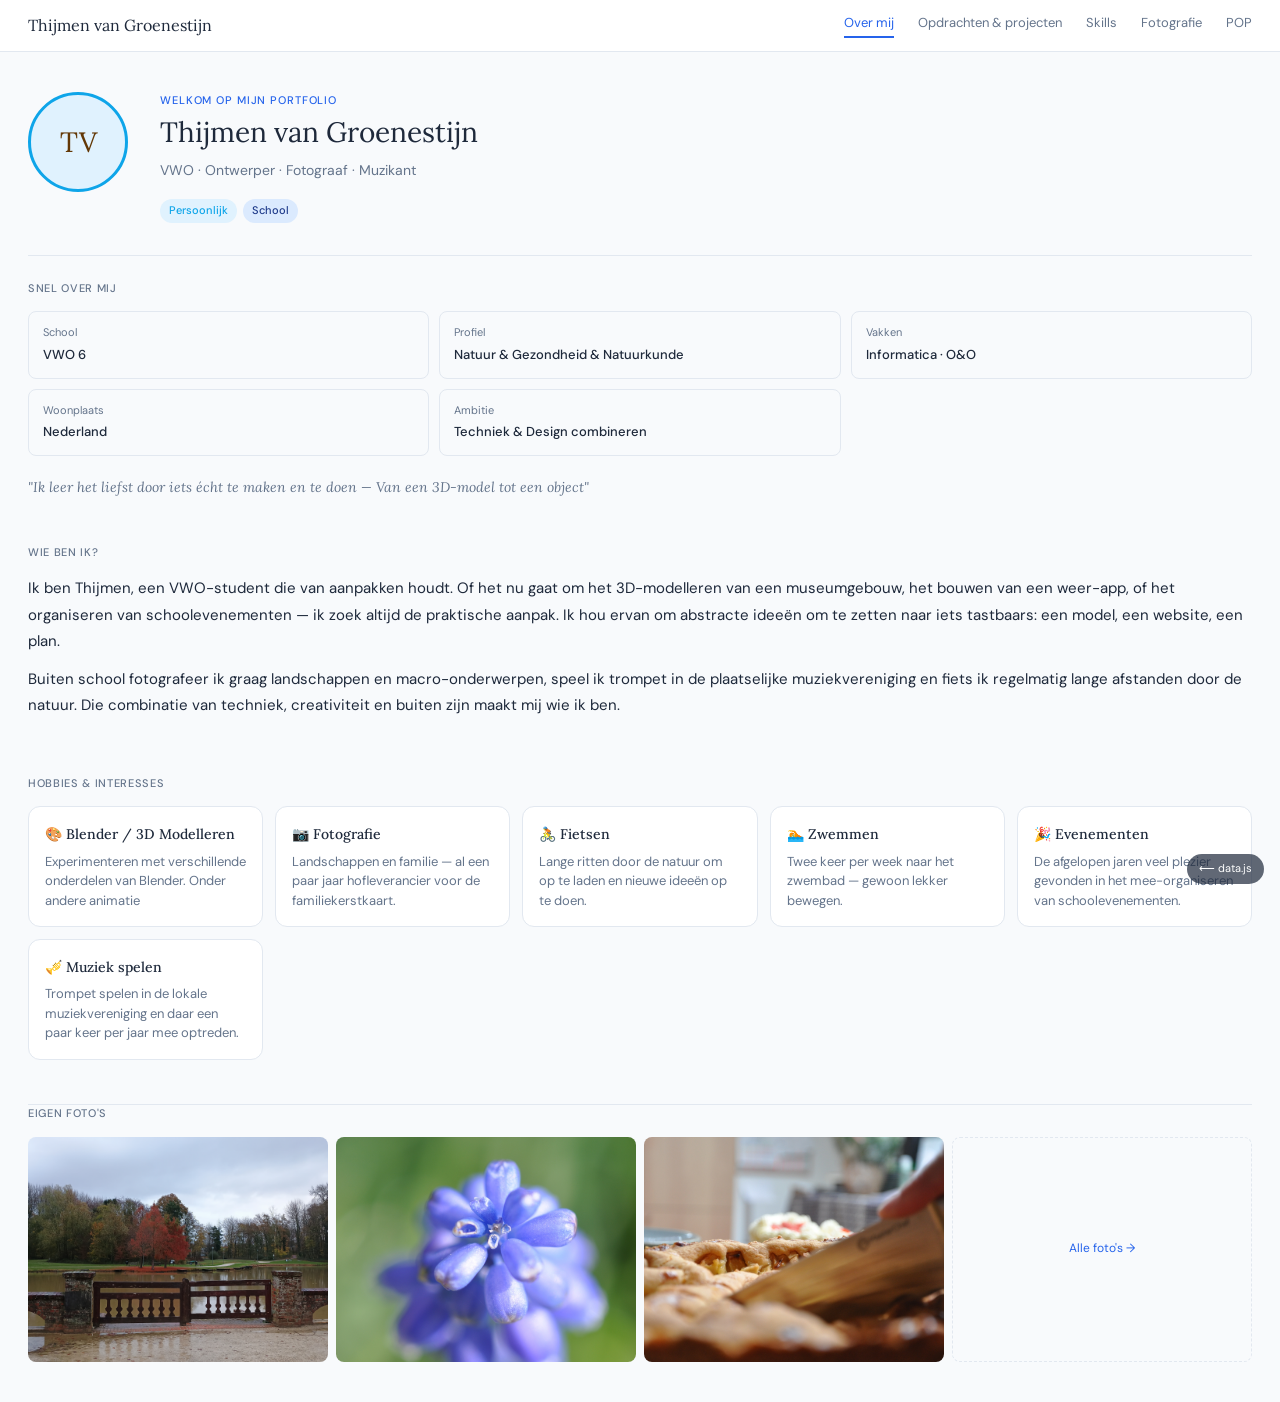
<file: index.html>
<!DOCTYPE html>
<html lang="nl">
<head>
  <meta charset="UTF-8">
  <meta name="viewport" content="width=device-width, initial-scale=1.0">
  <title>Portfolio — Over mij</title>
  <link rel="preconnect" href="https://fonts.googleapis.com">
  <link href="https://fonts.googleapis.com/css2?family=Lora:ital,wght@0,400;0,500;1,400&family=DM+Sans:opsz,wght@9..40,400;9..40,500&display=swap" rel="stylesheet">
  <link rel="stylesheet" href="style.css">
</head>
<body>

  <nav class="topbar">
    <a href="index.html" class="logo">Portfolio</a>
    <div class="nav-links">
      <a href="index.html">Over mij</a>
      <a href="opdrachten.html">Opdrachten & projecten</a>
      <a href="skills.html">Skills</a>
      <a href="fotografie.html">Fotografie</a>
      <a href="pop.html">POP</a>
    </div>
  </nav>

  <!-- Hero — gevuld vanuit data.js → about -->
  <section class="hero">
    <div id="hero-photo-wrap"></div>
    <div class="hero-text">
      <div class="hero-greeting">Welkom op mijn portfolio</div>
      <h1 class="hero-name" id="hero-name"></h1>
      <p class="hero-tagline" id="hero-tagline"></p>
      <div class="hero-tags">
        <span class="badge badge-personal">Persoonlijk</span>
        <span class="badge badge-school">School</span>
      </div>
    </div>
  </section>

  <hr class="section-divider">

  <!-- Quick facts — gevuld vanuit data.js → about.quickFacts -->
  <div class="about-strip">
    <div class="strip-label">Snel over mij</div>
    <div class="quick-facts" id="quick-facts"></div>
  </div>

  <!-- Citaat — gevuld vanuit data.js → about.quote -->
  <p class="hero-quote" id="hero-quote"></p>

  <!-- Wie ben ik? — gevuld vanuit data.js → about.aboutText -->
  <div class="about-strip">
    <div class="strip-label">Wie ben ik?</div>
    <div id="about-text" style="font-size: 15px; color: var(--text); line-height: 1.75;"></div>
  </div>

  <!-- Hobbies — gevuld vanuit data.js → about.hobbies -->
  <div class="about-strip">
    <div class="strip-label">Hobbies & interesses</div>
    <div class="hobbies-grid" id="hobbies-grid"></div>
  </div>

  <hr class="section-divider">

  <!-- Foto teaser — gevuld vanuit data.js → about.photoTeaser -->
  <div class="photo-teaser">
    <div class="strip-label">Eigen foto's</div>
    <div class="teaser-grid" id="photo-teaser"></div>
  </div>

  <script src="data.js"></script>
  <script src="script.js"></script>
</body>
</html>
</file>
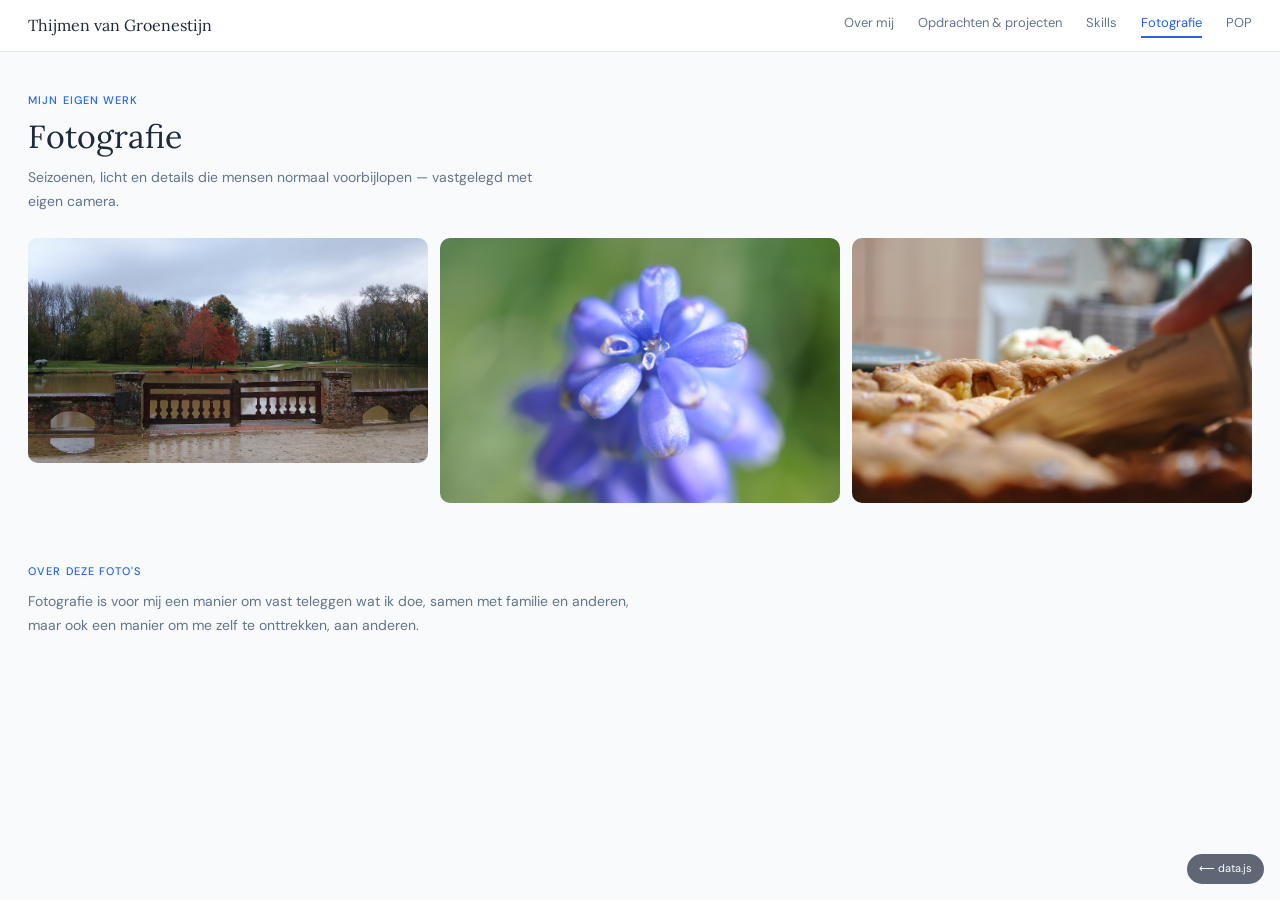
<file: fotografie.html>
<!DOCTYPE html>
<html lang="nl">
<head>
  <meta charset="UTF-8">
  <meta name="viewport" content="width=device-width, initial-scale=1.0">
  <title>Portfolio — Fotografie</title>
  <link rel="preconnect" href="https://fonts.googleapis.com">
  <link href="https://fonts.googleapis.com/css2?family=Lora:ital,wght@0,400;0,500;1,400&family=DM+Sans:opsz,wght@9..40,400;9..40,500&display=swap" rel="stylesheet">
  <link rel="stylesheet" href="style.css">
</head>
<body>

  <nav class="topbar">
    <a href="index.html" class="logo">Portfolio</a>
    <div class="nav-links">
      <a href="index.html">Over mij</a>
      <a href="opdrachten.html">Opdrachten & projecten</a>
      <a href="skills.html">Skills</a>
      <a href="fotografie.html">Fotografie</a>
      <a href="pop.html">POP</a>
    </div>
  </nav>

  <header class="page-hero">
    <p class="page-eyebrow">Mijn eigen werk</p>
    <h1 class="page-title">Fotografie</h1>
    <p class="page-desc">Seizoenen, licht en details die mensen normaal voorbijlopen — vastgelegd met eigen camera.</p>
  </header>

  <!-- Masonry galerij — gevuld vanuit data.js → gallery -->
  <div class="gallery-grid" id="gallery-grid"></div>

  <div style="padding: 0 28px 60px; max-width: 680px;" id="gallery-text-container" hidden>
    <p class="page-eyebrow" style="margin-bottom: 8px;">Over deze foto's</p>
    <p style="font-size: 14px; color: var(--muted); line-height: 1.75;" id="gallery-text"></p>
  </div>

  <script src="data.js"></script>
  <script src="script.js"></script>
  <script>
    renderFotos();
    document.getElementById('render-footer').textContent = siteConfig.footerTekst;
  </script>
</body>
</html>
</file>
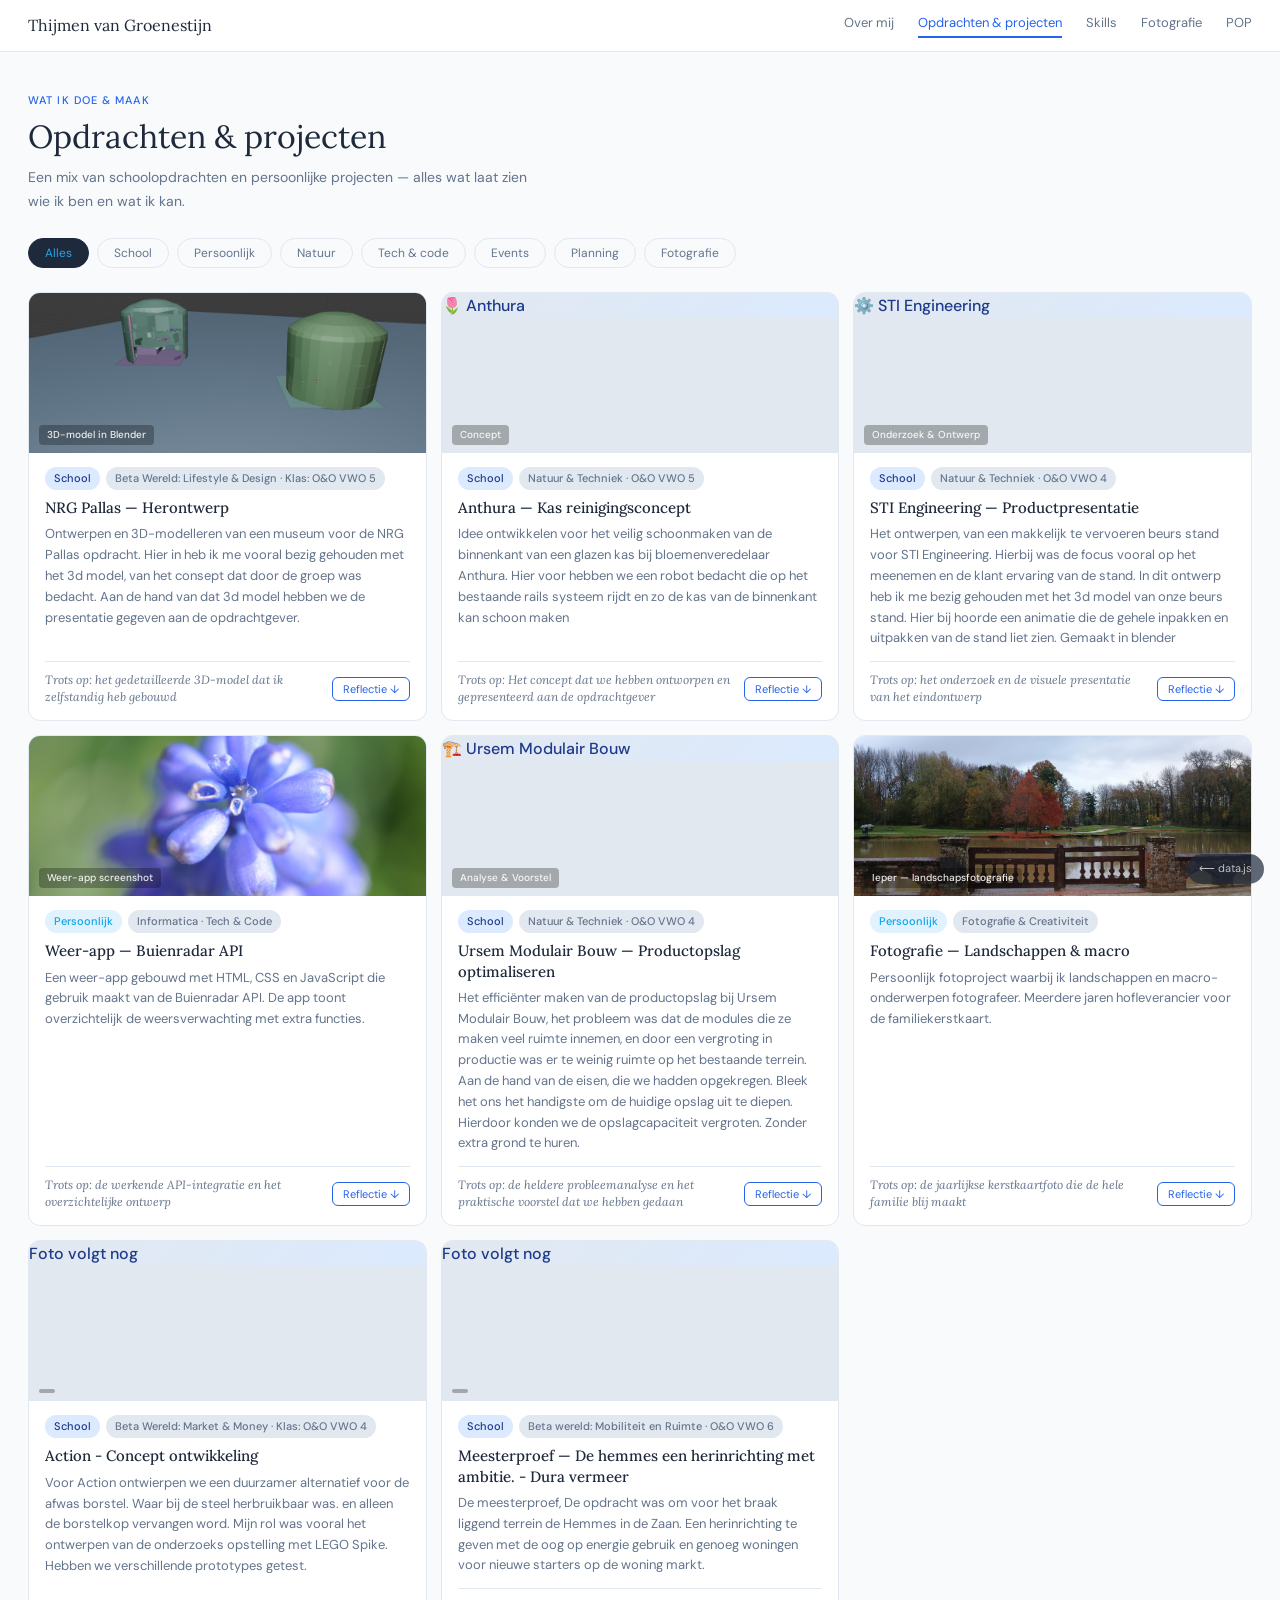
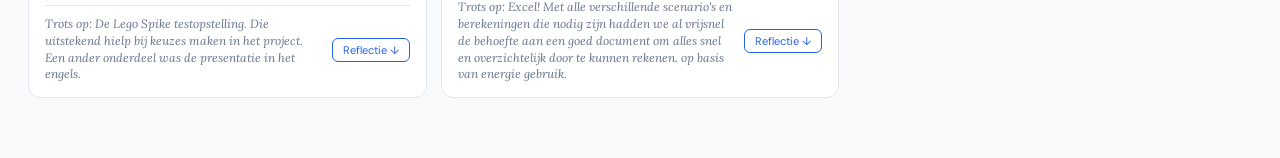
<file: opdrachten.html>
<!DOCTYPE html>
<html lang="nl">
<head>
  <meta charset="UTF-8">
  <meta name="viewport" content="width=device-width, initial-scale=1.0">
  <title>Portfolio — Opdrachten & Projecten</title>
  <link rel="preconnect" href="https://fonts.googleapis.com">
  <link href="https://fonts.googleapis.com/css2?family=Lora:ital,wght@0,400;0,500;1,400&family=DM+Sans:opsz,wght@9..40,400;9..40,500&display=swap" rel="stylesheet">
  <link rel="stylesheet" href="style.css">
</head>
<body>

  <nav class="topbar">
    <a href="index.html" class="logo">Portfolio</a>
    <div class="nav-links">
      <a href="index.html">Over mij</a>
      <a href="opdrachten.html">Opdrachten & projecten</a>
      <a href="skills.html">Skills</a>
      <a href="fotografie.html">Fotografie</a>
      <a href="pop.html">POP</a>
    </div>
  </nav>

  <header class="page-hero">
    <p class="page-eyebrow">Wat ik doe & maak</p>
    <h1 class="page-title">Opdrachten & projecten</h1>
    <p class="page-desc">Een mix van schoolopdrachten en persoonlijke projecten — alles wat laat zien wie ik ben en wat ik kan.</p>
  </header>

  <!-- Filter knoppen — tags komen overeen met project.tags in data.js -->
  <div class="filter-row" role="toolbar" aria-label="Filter projecten">
    <button class="filter-btn active" onclick="filter('all', this)">Alles</button>
    <button class="filter-btn" onclick="filter('school', this)">School</button>
    <button class="filter-btn" onclick="filter('personal', this)">Persoonlijk</button>
    <button class="filter-btn" onclick="filter('nature', this)">Natuur</button>
    <button class="filter-btn" onclick="filter('tech', this)">Tech & code</button>
    <button class="filter-btn" onclick="filter('event', this)">Events</button>
    <button class="filter-btn" onclick="filter('plan', this)">Planning</button>
    <button class="filter-btn" onclick="filter('photo', this)">Fotografie</button>
  </div>

  <!-- Kaartgrid — gevuld vanuit data.js → projects -->
  <main class="grid" id="grid"></main>

  <script src="data.js"></script>
  <script src="script.js"></script>
  <script>
    renderOpdrachten();
    document.getElementById('render-footer').textContent = siteConfig.footerTekst;
  </script>
</body>
</html>
</file>
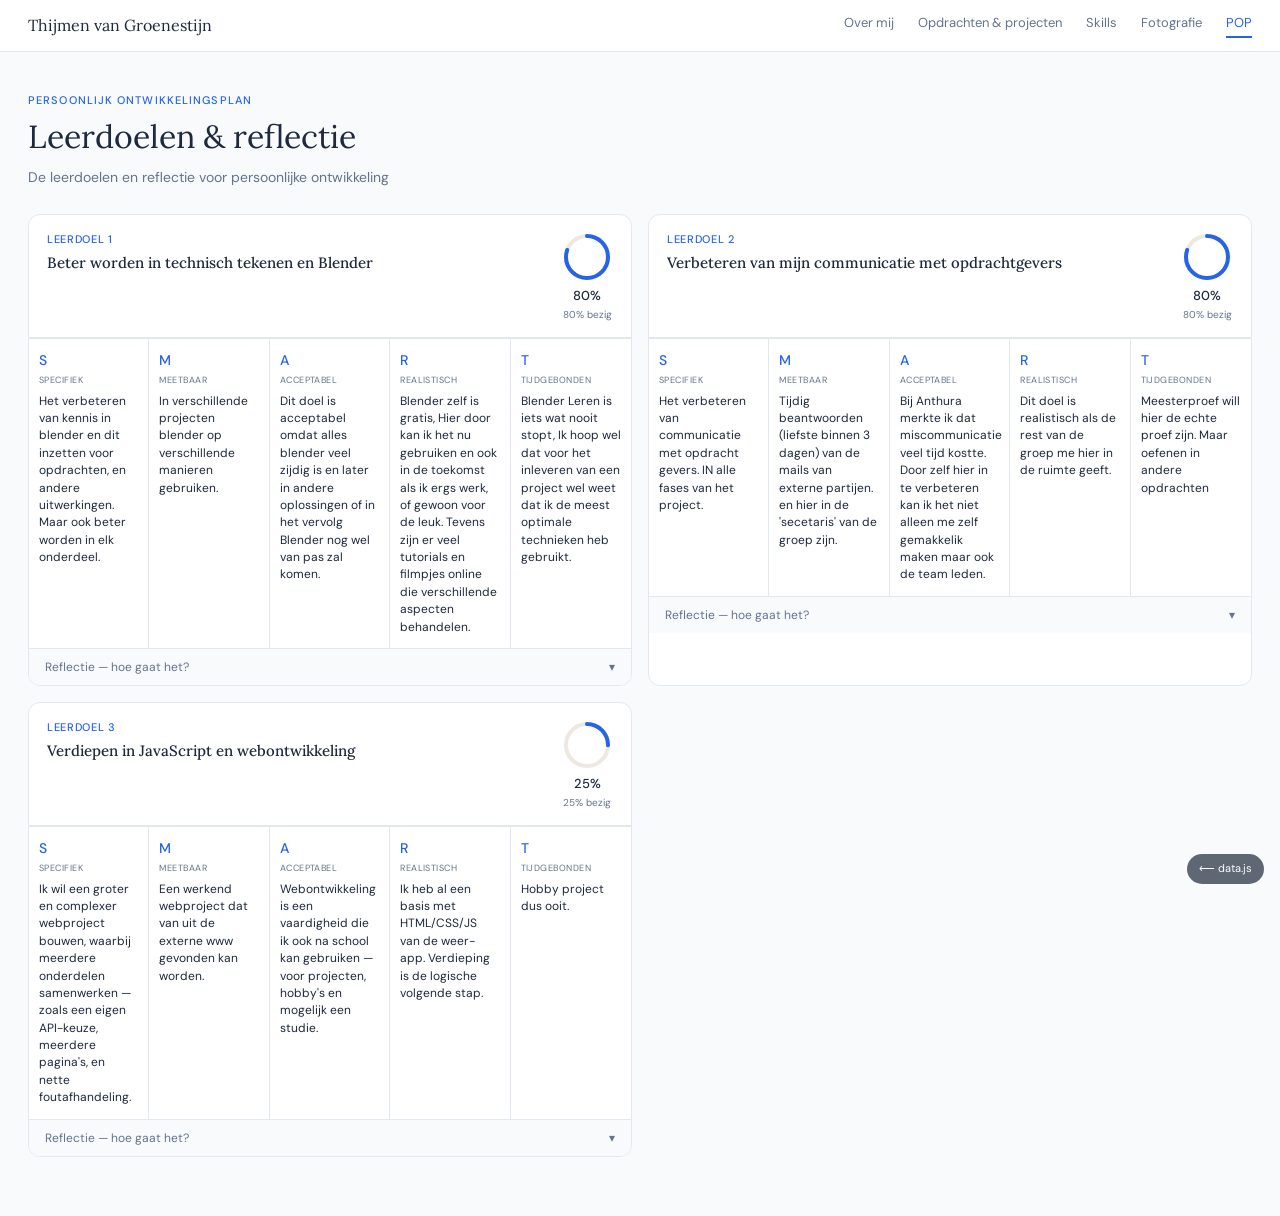
<file: pop.html>
<!DOCTYPE html>
<html lang="nl">
<head>
  <meta charset="UTF-8">
  <meta name="viewport" content="width=device-width, initial-scale=1.0">
  <title>Portfolio — POP</title>
  <link rel="preconnect" href="https://fonts.googleapis.com">
  <link href="https://fonts.googleapis.com/css2?family=Lora:ital,wght@0,400;0,500;1,400&family=DM+Sans:opsz,wght@9..40,400;9..40,500&display=swap" rel="stylesheet">
  <link rel="stylesheet" href="style.css">
</head>
<body>

  <nav class="topbar">
    <a href="index.html" class="logo">Portfolio</a>
    <div class="nav-links">
      <a href="index.html">Over mij</a>
      <a href="opdrachten.html">Opdrachten & projecten</a>
      <a href="skills.html">Skills</a>
      <a href="fotografie.html">Fotografie</a>
      <a href="pop.html">POP</a>
    </div>
  </nav>

  <header class="page-hero">
    <p class="page-eyebrow">Persoonlijk ontwikkelingsplan</p>
    <h1 class="page-title">Leerdoelen & reflectie</h1>
    <p class="page-desc">De leerdoelen en reflectie voor persoonlijke ontwikkeling</p>
  </header>

  <!-- POP kaarten — gevuld vanuit data.js → leerdoelen -->
  <div class="pop-grid" id="pop-grid"></div>

  <script src="data.js"></script>
  <script src="script.js"></script>
  <script>
    renderPOP();
    document.getElementById('render-footer').textContent = siteConfig.footerTekst;
  </script>
</body>
</html>
</file>
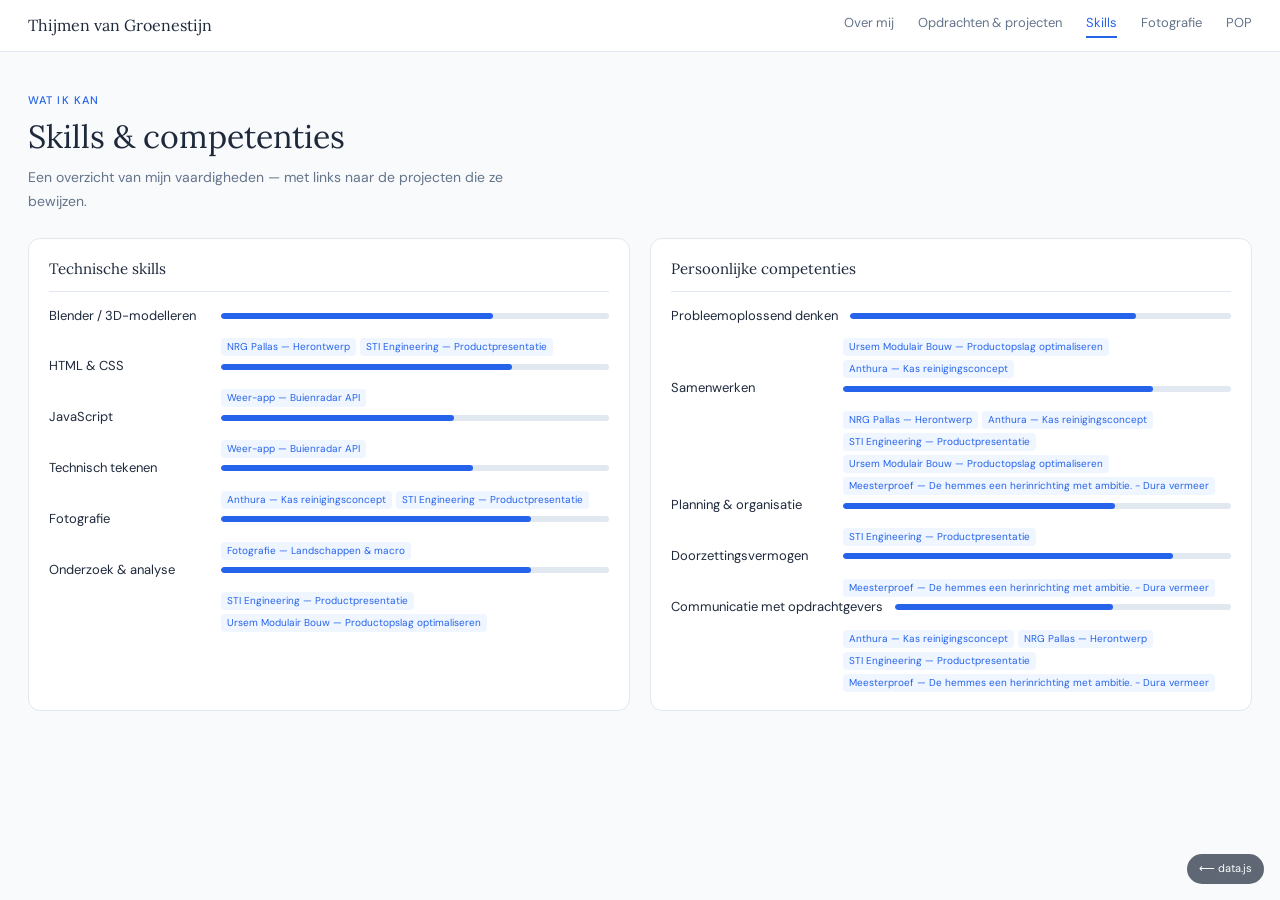
<file: skills.html>
<!DOCTYPE html>
<html lang="nl">
<head>
  <meta charset="UTF-8">
  <meta name="viewport" content="width=device-width, initial-scale=1.0">
  <title>Portfolio — Skills</title>
  <link rel="preconnect" href="https://fonts.googleapis.com">
  <link href="https://fonts.googleapis.com/css2?family=Lora:ital,wght@0,400;0,500;1,400&family=DM+Sans:opsz,wght@9..40,400;9..40,500&display=swap" rel="stylesheet">
  <link rel="stylesheet" href="style.css">
</head>
<body>

  <nav class="topbar">
    <a href="index.html" class="logo">Portfolio</a>
    <div class="nav-links">
      <a href="index.html">Over mij</a>
      <a href="opdrachten.html">Opdrachten & projecten</a>
      <a href="skills.html">Skills</a>
      <a href="fotografie.html">Fotografie</a>
      <a href="pop.html">POP</a>
    </div>
  </nav>

  <header class="page-hero">
    <p class="page-eyebrow">Wat ik kan</p>
    <h1 class="page-title">Skills & competenties</h1>
    <p class="page-desc">Een overzicht van mijn vaardigheden — met links naar de projecten die ze bewijzen.</p>
  </header>

  <!-- Competentieraster — gevuld vanuit data.js → skills -->
  <div class="skills-grid" id="skills-grid"></div>

  <script src="data.js"></script>
  <script src="script.js"></script>
  <script>
    renderSkillsTechnisch();
    renderSkillsPersoonlijk();
    document.getElementById('render-footer').textContent = siteConfig.footerTekst;
  </script>
</body>
</html>
</file>
<file: style.css>
/* ============================================================
   style.css — Gedeelde opmaak voor alle portfolio pagina's
   Bewerk dit bestand alleen als je de opmaak wilt aanpassen.
   Voor inhoud: zie data.js
   ============================================================ */

@import url('https://fonts.googleapis.com/css2?family=Lora:ital,wght@0,400;0,500;1,400&family=DM+Sans:opsz,wght@9..40,400;9..40,500&display=swap');

/* ── Kleurenpalet ── */
:root {
  --bg:           #F8FAFC;
  --card:         #FFFFFF;
  --border:       #E2E8F0;
  --text:         #1E293B;
  --muted:        #64748B;
  --coral:        #2563EB;   /* Royal Blue */
  --coral-light:  #EFF6FF;   /* Soft Blue */
  --amber:        #0ea5e9;   /* Sky Blue Accent */
  --amber-light:  #e0f2fe;   /* Pale Sky Background */
  --teal:         #1e3a8a;   /* Navy Blue */
  --teal-light:   #dbeafe;   /* Light Navy Background */
  --purple-light: #f1f5f9;
}

@media (prefers-color-scheme: dark) {
  :root {
    --bg:           #0f172a;   /* Slate 900 Background */
    --card:         #1e293b;   /* Slate 800 Cards */
    --border:       #334155;   /* Slate 700 Borders */
    --text:         #f8fafc;   /* Slate 50 Text */
    --muted:        #94a3b8;   /* Slate 400 Muted Text */
    --coral:        #3b82f6;   /* Blue 500 Actions */
    --coral-light:  #1e3a8a;   /* Blue 900 Soft BG */
    --amber:        #38bdf8;   /* Sky 400 Accent */
    --amber-light:  #0c4a6e;   /* Sky 900 Accent BG */
    --teal:         #93c5fd;   /* Blue 300 Detail Text */
    --teal-light:   #172554;   /* Blue 950 Detail BG */
    --purple-light: #1e293b;
  }
}

/* ── Reset ── */
*, *::before, *::after { box-sizing: border-box; margin: 0; padding: 0; }
img { max-width: 100%; display: block; }
html { scroll-behavior: smooth; }

body {
  font-family: 'DM Sans', sans-serif;
  background: var(--bg);
  color: var(--text);
  line-height: 1.6;
  transition: background-color 0.3s ease, color 0.3s ease;
}

/* ════════════════════════════════════════
   NAVIGATIE
   ════════════════════════════════════════ */
.topbar {
  background: var(--card);
  border-bottom: 1px solid var(--border);
  padding: 0 28px;
  display: flex;
  align-items: center;
  justify-content: space-between;
  height: 52px;
  position: sticky;
  top: 0;
  z-index: 100;
  transition: background-color 0.3s ease, border-color 0.3s ease;
}
.logo {
  font-family: 'Lora', serif;
  font-size: 16px;
  color: var(--text);
  text-decoration: none;
}
.nav-links { display: flex; gap: 24px; }
.nav-links a {
  font-size: 13px;
  color: var(--muted);
  text-decoration: none;
  transition: color 0.3s ease, border-color 0.3s ease;
  padding-bottom: 3px;
}
.nav-links a:hover { color: var(--text); }
.nav-links a.active {
  color: var(--coral);
  border-bottom: 2px solid var(--coral);
}

/* ════════════════════════════════════════
   PAGINAKOP (gedeeld)
   ════════════════════════════════════════ */
.page-hero { padding: 40px 28px 24px; }
.page-eyebrow {
  font-size: 11px;
  font-weight: 500;
  color: var(--coral);
  letter-spacing: .1em;
  text-transform: uppercase;
  margin-bottom: 8px;
}
.page-title {
  font-family: 'Lora', serif;
  font-size: 32px;
  font-weight: 400;
  color: var(--text);
  margin-bottom: 10px;
  line-height: 1.2;
}
.page-desc {
  font-size: 14px;
  color: var(--muted);
  max-width: 520px;
  line-height: 1.7;
}

/* ════════════════════════════════════════
   BADGES
   ════════════════════════════════════════ */
.badge {
  font-size: 11px;
  font-weight: 500;
  padding: 3px 9px;
  border-radius: 99px;
  display: inline-block;
  transition: background-color 0.3s ease, color 0.3s ease;
}
.badge-school   { background: var(--teal-light);  color: var(--teal); }
.badge-personal { background: var(--amber-light); color: var(--amber); }
.badge-world    { background: var(--border);      color: var(--muted); }
.badge-row      { display: flex; gap: 6px; margin-bottom: 8px; flex-wrap: wrap; }

/* ════════════════════════════════════════
   FILTERRIJ
   ════════════════════════════════════════ */
.filter-row {
  padding: 0 28px 24px;
  display: flex;
  gap: 8px;
  flex-wrap: wrap;
}
.filter-btn {
  font-family: 'DM Sans', sans-serif;
  font-size: 12px;
  padding: 6px 16px;
  border-radius: 99px;
  border: 1px solid var(--border);
  background: var(--bg);
  color: var(--muted);
  cursor: pointer;
  transition: all .3s ease;
}
.filter-btn:hover  { border-color: var(--coral); color: var(--text); }
.filter-btn.active { background: var(--text); color: #27a3e6; border-color: var(--text); }

/* ════════════════════════════════════════
   KAARTGRID
   ════════════════════════════════════════ */
.grid {
  display: grid;
  grid-template-columns: repeat(3, minmax(0, 1fr));
  gap: 14px;
  padding: 0 28px 60px;
}

/* ════════════════════════════════════════
   PROJECTKAART
   ════════════════════════════════════════ */
.card {
  background: var(--card);
  border-radius: 12px;
  border: 1px solid var(--border);
  overflow: hidden;
  transition: transform .15s ease, background-color 0.3s ease, border-color 0.3s ease;
  display: flex;
  flex-direction: column;
}
.card:hover { transform: translateY(-2px); }

/* Foto */
.card-img {
  width: 100%;
  height: 160px;
  overflow: hidden;
  position: relative;
  background: var(--border);
}
.card-img img {
  width: 100%;
  height: 100%;
  object-fit: cover;
  object-position: center;
  transition: transform .3s ease;
}
.card:hover .card-img img { transform: scale(1.05); }

@keyframes pulsePlaceholder {
  0% { background-position: 0% 50%; }
  50% { background-position: 100% 50%; }
  100% { background-position: 0% 50%; }
}

.photo-label {
  position: absolute;
  bottom: 8px;
  left: 10px;
  font-size: 10px;
  font-weight: 500;
  color: rgba(255,255,255,.9);
  background: rgba(0,0,0,.28);
  padding: 2px 8px;
  border-radius: 4px;
}

.card-body {
  padding: 14px 16px;
  flex: 1;
  display: flex;
  flex-direction: column;
}
.card-title {
  font-family: 'Lora', serif;
  font-size: 15px;
  font-weight: 500;
  color: var(--text);
  margin-bottom: 6px;
  line-height: 1.35;
}
.card-desc {
  font-size: 13px;
  color: var(--muted);
  line-height: 1.6;
  margin-bottom: 12px;
  flex: 1;
}
.card-footer {
  display: flex;
  align-items: center;
  justify-content: space-between;
  border-top: 1px solid var(--border);
  padding-top: 10px;
  gap: 8px;
  margin-top: auto;
}
.pride-text {
  font-family: 'Lora', serif;
  font-style: italic;
  font-size: 12px;
  color: var(--muted);
  flex: 1;
  line-height: 1.4;
}
.refl-btn {
  font-family: 'DM Sans', sans-serif;
  font-size: 11px;
  color: var(--coral);
  border: 1px solid var(--coral);
  border-radius: 6px;
  padding: 4px 10px;
  cursor: pointer;
  background: none;
  white-space: nowrap;
  transition: background .15s;
  flex-shrink: 0;
}
.refl-btn:hover { background: var(--coral-light); }

.refl-panel {
  background: var(--coral-light);
  border-top: 1px solid var(--border);
  padding: 14px 16px;
  transition: background-color 0.3s ease, border-color 0.3s ease;
}
.refl-panel[hidden] { display: none; }
.refl-panel p {
  font-family: 'Lora', serif;
  font-style: italic;
  font-size: 13px;
  color: var(--teal);
  line-height: 1.75;
  margin-bottom: 10px;
  transition: color 0.3s ease;
}
.refl-tags { display: flex; gap: 6px; flex-wrap: wrap; }
.refl-tag {
  font-size: 11px;
  padding: 3px 8px;
  border-radius: 99px;
  background: var(--amber-light);
  color: #633806;
}

/* ════════════════════════════════════════
   OVER MIJ — index.html
   ════════════════════════════════════════ */
.hero {
  padding: 40px 28px 32px;
  display: flex;
  align-items: flex-start;
  gap: 32px;
}
.hero-photo {
  width: 100px;
  height: 100px;
  border-radius: 50%;
  object-fit: cover;
  border: 3px solid var(--amber-light);
  flex-shrink: 0;
}
.hero-initials {
  width: 100px;
  height: 100px;
  border-radius: 50%;
  background: var(--amber-light);
  border: 3px solid var(--amber);
  display: flex;
  align-items: center;
  justify-content: center;
  font-family: 'Lora', serif;
  font-size: 28px;
  color: #633806;
  flex-shrink: 0;
}
.hero-text { flex: 1; }
.hero-greeting {
  font-size: 11px;
  font-weight: 500;
  color: var(--coral);
  letter-spacing: .08em;
  text-transform: uppercase;
  margin-bottom: 6px;
}
.hero-name {
  font-family: 'Lora', serif;
  font-size: 28px;
  font-weight: 400;
  color: var(--text);
  line-height: 1.2;
  margin-bottom: 10px;
}
.hero-tagline {
  font-size: 14px;
  color: var(--muted);
  line-height: 1.7;
  max-width: 420px;
  margin-bottom: 16px;
}
.hero-tags { display: flex; flex-wrap: wrap; gap: 6px; }

.section-divider {
  border: none;
  border-top: 1px solid var(--border);
  margin: 0 28px;
}

.about-strip { padding: 24px 28px 20px; }
.strip-label {
  font-size: 11px;
  font-weight: 500;
  color: var(--muted);
  letter-spacing: .06em;
  text-transform: uppercase;
  margin-bottom: 14px;
}
.quick-facts {
  display: grid;
  grid-template-columns: repeat(3, minmax(0, 1fr));
  gap: 10px;
}
.fact-card {
  background: var(--bg);
  border-radius: 8px;
  padding: 12px 14px;
  border: 1px solid var(--border);
}
.fact-label { font-size: 11px; color: var(--muted); margin-bottom: 3px; }
.fact-value { font-size: 13px; font-weight: 500; color: var(--text); }

.hero-quote {
  font-family: 'Lora', serif;
  font-style: italic;
  font-size: 14px;
  color: var(--muted);
  padding: 0 28px 20px;
  line-height: 1.7;
}

.photo-teaser { padding: 0 28px 40px; }
.teaser-grid {
  display: grid;
  grid-template-columns: repeat(4, minmax(0, 1fr));
  gap: 8px;
  margin-top: 10px;
}
.teaser-cell {
  aspect-ratio: 4/3;
  border-radius: 8px;
  overflow: hidden;
  background: var(--border);
}
.teaser-cell img { width: 100%; height: 100%; object-fit: cover; }
.teaser-more {
  aspect-ratio: 4/3;
  border-radius: 8px;
  border: 1.5px dashed var(--border);
  display: flex;
  align-items: center;
  justify-content: center;
  font-size: 12px;
  color: var(--coral);
  text-decoration: none;
  transition: border-color .15s;
}
.teaser-more:hover { border-color: var(--coral); }

/* ════════════════════════════════════════
   HOBBIES — index.html
   ════════════════════════════════════════ */
.hobbies-grid {
  display: grid;
  grid-template-columns: repeat(auto-fit, minmax(200px, 1fr));
  gap: 12px;
  padding: 0 0 24px 0;
}
.hobby-card {
  background: var(--card);
  border: 1px solid var(--border);
  border-radius: 12px;
  padding: 16px;
  transition: transform .15s ease;
}
.hobby-card:hover { transform: translateY(-2px); }
.hobby-title {
  font-family: 'Lora', serif;
  font-size: 14px;
  font-weight: 500;
  color: var(--text);
  margin-bottom: 6px;
}
.hobby-desc { font-size: 13px; color: var(--muted); line-height: 1.5; }

/* ── Skills pagina ── */
@keyframes fillBar {
  from { width: 0; }
}

.skills-grid {
  display: grid;
  grid-template-columns: repeat(2, minmax(0, 1fr));
  gap: 20px;
  padding: 0 28px 60px;
}
.skill-category {
  background: var(--card);
  border-radius: 12px;
  border: 1px solid var(--border);
  padding: 18px 20px;
  transition: background-color 0.3s ease, border-color 0.3s ease;
}
.skill-cat-title {
  font-family: 'Lora', serif;
  font-size: 15px;
  color: var(--text);
  margin-bottom: 14px;
  padding-bottom: 10px;
  border-bottom: 1px solid var(--border);
  transition: color 0.3s ease, border-color 0.3s ease;
}
.skill-item {
  display: flex;
  align-items: center;
  gap: 12px;
  margin-bottom: 12px;
}
.skill-name { font-size: 13px; color: var(--text); min-width: 160px; transition: color 0.3s ease; }
.skill-bar-wrap {
  flex: 1;
  height: 6px;
  background: var(--border);
  border-radius: 99px;
  overflow: hidden;
  transition: background-color 0.3s ease;
}
.skill-bar {
  height: 100%;
  background: var(--coral);
  border-radius: 99px;
  transition: width .6s ease;
}
.skill-evidence {
  display: flex;
  gap: 4px;
  margin-top: 4px;
  flex-wrap: wrap;
  padding-left: 172px;
}
.evidence-link {
  font-size: 10px;
  color: var(--coral);
  text-decoration: none;
  background: var(--coral-light);
  padding: 1px 6px;
  border-radius: 4px;
}
.evidence-link:hover { opacity: .8; }

/* ════════════════════════════════════════
   FOTOGRAFIE — fotografie.html
   ════════════════════════════════════════ */
.gallery-grid {
  columns: 3;
  column-gap: 12px;
  padding: 0 28px 60px;
}
.gallery-item {
  break-inside: avoid;
  margin-bottom: 12px;
  border-radius: 10px;
  overflow: hidden;
  background: var(--border);
}
.gallery-item img {
  width: 100%;
  display: block;
  transition: transform .3s ease;
}
.gallery-item:hover img { transform: scale(1.02); }

/* ════════════════════════════════════════
   POP — pop.html
   ════════════════════════════════════════ */
.pop-grid {
  display: grid;
  grid-template-columns: repeat(2, minmax(0, 1fr));
  gap: 16px;
  padding: 0 28px 60px;
}
.pop-card {
  background: var(--card);
  border-radius: 12px;
  border: 1px solid var(--border);
  overflow: hidden;
  transition: background-color 0.3s ease, border-color 0.3s ease;
}
.pop-header {
  padding: 16px 18px 14px;
  border-bottom: 1px solid var(--border);
  display: flex;
  align-items: flex-start;
  justify-content: space-between;
  gap: 12px;
  transition: border-color 0.3s ease;
}
.pop-num {
  font-size: 11px;
  font-weight: 500;
  color: var(--coral);
  letter-spacing: .06em;
  text-transform: uppercase;
  margin-bottom: 4px;
  transition: color 0.3s ease;
}
.pop-title {
  font-family: 'Lora', serif;
  font-size: 15px;
  font-weight: 500;
  color: var(--text);
  line-height: 1.35;
  transition: color 0.3s ease;
}
.ring-wrap { text-align: center; flex-shrink: 0; }
.ring-wrap svg { display: block; }
.ring-label {
  font-size: 13px;
  font-weight: 500;
  color: var(--text);
  display: block;
  margin-top: 3px;
}
.ring-status { font-size: 10px; color: var(--muted); }

.smart-grid {
  display: grid;
  grid-template-columns: repeat(5, minmax(0, 1fr));
  border-top: 1px solid var(--border);
}
.smart-cell {
  padding: 10px 10px 12px;
  border-right: 1px solid var(--border);
}
.smart-cell:last-child { border-right: none; }
.smart-letter {
  font-size: 14px;
  font-weight: 500;
  color: var(--coral);
  margin-bottom: 2px;
}
.smart-name {
  font-size: 9px;
  color: var(--muted);
  text-transform: uppercase;
  letter-spacing: .05em;
  margin-bottom: 5px;
}
.smart-text {
  font-size: 12px;
  color: var(--text);
  line-height: 1.45;
}

.reflect-bar {
  width: 100%;
  padding: 10px 16px;
  background: var(--bg);
  border: none;
  border-top: 1px solid var(--border);
  display: flex;
  align-items: center;
  justify-content: space-between;
  cursor: pointer;
  font-family: 'DM Sans', sans-serif;
  font-size: 12px;
  color: var(--muted);
  transition: background .2s ease, transform .1s ease;
}
.reflect-bar:hover { background: var(--coral-light); color: var(--coral); }
.reflect-bar:active { transform: scale(0.98); }
.refl-arrow { font-size: 12px; transition: transform .3s cubic-bezier(0.34, 1.56, 0.64, 1); }
.refl-arrow.open { transform: rotate(180deg); }

/* ════════════════════════════════════════
   DATA SOURCE TOGGLE (data.js indicator)
   ════════════════════════════════════════ */
.data-hint {
  position: fixed;
  bottom: 16px;
  right: 16px;
  background: var(--text);
  color: #fff;
  font-size: 11px;
  font-family: 'DM Sans', sans-serif;
  padding: 6px 12px;
  border-radius: 99px;
  cursor: pointer;
  z-index: 999;
  opacity: .7;
  user-select: none;
  transition: transform 0.2s cubic-bezier(0.34, 1.56, 0.64, 1), opacity 0.15s;
}

@keyframes wiggle {
  0%, 100% { transform: rotate(0deg); }
  25% { transform: rotate(-5deg) scale(1.05); }
  50% { transform: rotate(5deg) scale(1.05); }
  75% { transform: rotate(-3deg) scale(1.05); }
}

.data-hint:hover {
  opacity: 1;
  animation: wiggle 0.5s ease-in-out;
  transform: scale(1.05);
  box-shadow: 0 4px 12px rgba(37, 99, 235, 0.2);
}

@keyframes popIn {
  0% { transform: scale(0.8); opacity: 0; }
  60% { transform: scale(1.05); opacity: 1; }
  100% { transform: scale(1); opacity: 1; }
}

.pop-card {
  animation: popIn 0.5s cubic-bezier(0.175, 0.885, 0.32, 1.275) both;
}
.pop-grid > .pop-card:nth-child(1) { animation-delay: 0.1s; }
.pop-grid > .pop-card:nth-child(2) { animation-delay: 0.2s; }
.pop-grid > .pop-card:nth-child(3) { animation-delay: 0.3s; }

/* Filter Buttons Button Press */
.filter-btn {
  transition: all 0.2s cubic-bezier(0.34, 1.56, 0.64, 1);
}
.filter-btn:active {
  transform: scale(0.92);
}

.data-overlay {
  display: none;
  position: fixed;
  inset: 0;
  background: rgba(44,40,32,.6);
  z-index: 1000;
  align-items: center;
  justify-content: center;
}
.data-overlay.open { display: flex; }
.data-modal {
  background: var(--card);
  border-radius: 16px;
  padding: 24px 28px;
  max-width: 540px;
  width: calc(100% - 40px);
  max-height: 80vh;
  overflow-y: auto;
}
.data-modal h2 {
  font-family: 'Lora', serif;
  font-size: 18px;
  color: var(--text);
  margin-bottom: 6px;
}
.data-modal .sub {
  font-size: 12px;
  color: var(--muted);
  margin-bottom: 16px;
}
.data-section {
  margin-bottom: 16px;
  padding: 12px 14px;
  background: var(--bg);
  border-radius: 8px;
  border-left: 3px solid var(--coral);
}
.data-section h3 {
  font-size: 12px;
  font-weight: 500;
  color: var(--coral);
  letter-spacing: .05em;
  text-transform: uppercase;
  margin-bottom: 6px;
}
.data-section p {
  font-size: 12px;
  color: var(--muted);
  line-height: 1.6;
}
.data-section code {
  font-family: 'Courier New', monospace;
  font-size: 11px;
  background: var(--border);
  padding: 1px 5px;
  border-radius: 3px;
  color: var(--coral);
}
.data-close {
  margin-top: 16px;
  width: 100%;
  padding: 10px;
  background: var(--text);
  color: #fff;
  border: none;
  border-radius: 8px;
  font-family: 'DM Sans', sans-serif;
  font-size: 13px;
  cursor: pointer;
}

/* ════════════════════════════════════════
   RESPONSIVITEIT
   ════════════════════════════════════════ */
@media (max-width: 900px) {
  .grid         { grid-template-columns: repeat(2, minmax(0, 1fr)); }
  .skills-grid  { grid-template-columns: 1fr; }
  .pop-grid     { grid-template-columns: 1fr; }
  .gallery-grid { columns: 2; }
  .teaser-grid  { grid-template-columns: repeat(2, minmax(0, 1fr)); }
  .quick-facts  { grid-template-columns: repeat(2, minmax(0, 1fr)); }
  .nav-links    { gap: 16px; }
}
@media (max-width: 540px) {
  .grid         { grid-template-columns: 1fr; padding: 0 16px 40px; }
  .filter-row   { padding: 0 16px 20px; }
  .page-hero    { padding: 28px 16px 16px; }
  .topbar       { padding: 0 16px; }
  .hero         { padding: 28px 16px 24px; flex-direction: column; gap: 16px; }
  .about-strip  { padding: 20px 16px; }
  .photo-teaser { padding: 0 16px 32px; }
  .gallery-grid { columns: 1; padding: 0 16px 40px; }
  .skills-grid  { padding: 0 16px 40px; }
  .pop-grid     { padding: 0 16px 40px; }
  .smart-grid   { grid-template-columns: repeat(3, minmax(0,1fr)); }
  .nav-links    { display: none; }
}
</file>
